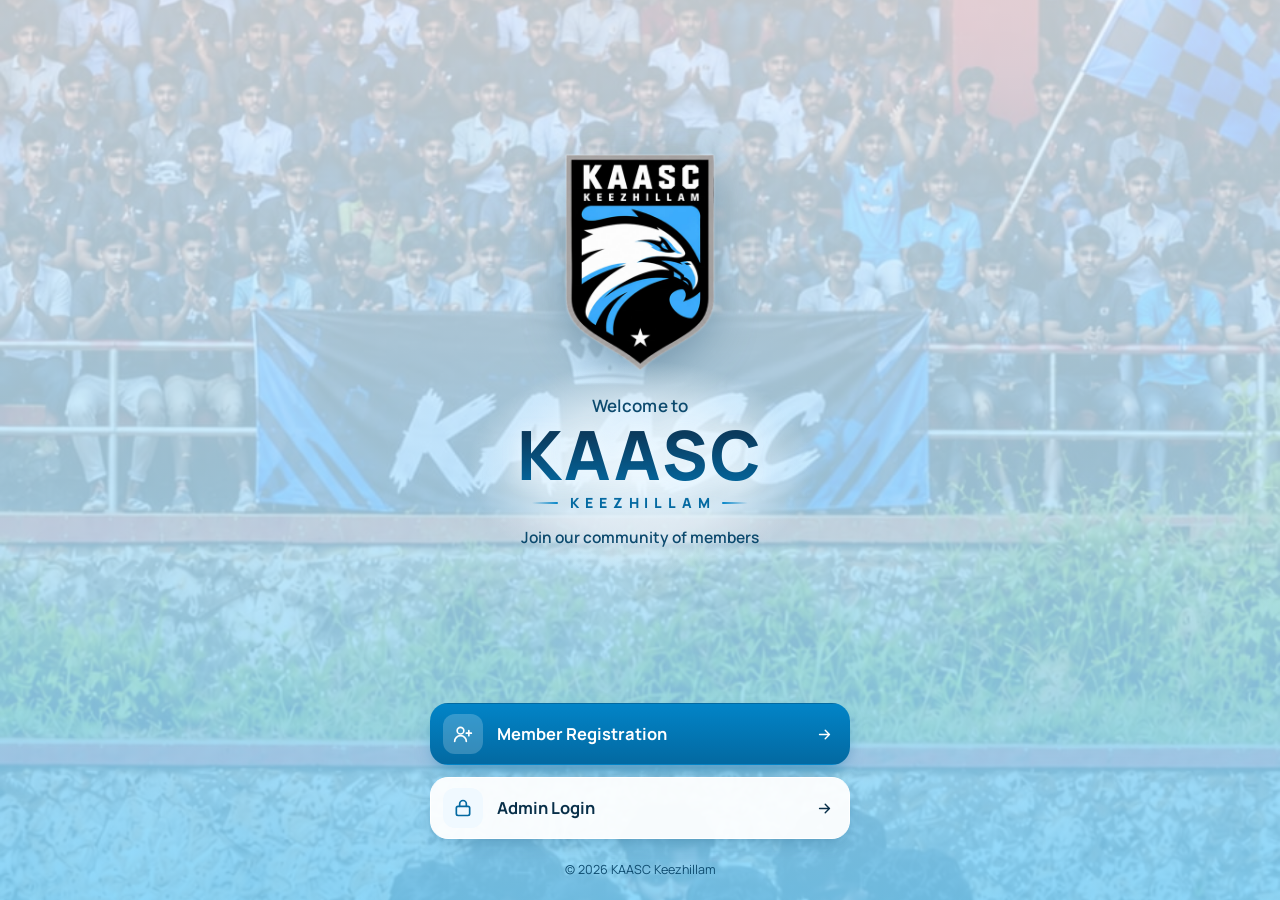
<file: index.html>
<!DOCTYPE html>
<html lang="en">
<head>
  <meta charset="UTF-8" />
  <meta name="viewport" content="width=device-width, initial-scale=1.0, viewport-fit=cover" />
  <meta name="theme-color" content="#e0f2fe" />
  <title>Welcome</title>
  <meta name="description" content="Official membership portal." />
  <link rel="icon" href="kassclogo-web.png" />
  <link rel="preload" as="image" href="bg.jpeg" />
  <link rel="preconnect" href="https://fonts.googleapis.com" />
  <link rel="preconnect" href="https://fonts.gstatic.com" crossorigin />
  <link href="https://fonts.googleapis.com/css2?family=Manrope:wght@400;500;600;700;800&display=swap" rel="stylesheet" />
  <link rel="stylesheet" href="style.css" />
</head>
<body>
  <main class="welcome photo-bg">
    <section class="welcome-hero">
      <img class="club-logo" src="kassclogo-web.png" alt="Club logo" width="150" height="217" />
      <div class="welcome-text">
        <h1 class="club-title">
          <span class="title-pre">Welcome to</span>
          <span class="title-main" id="titleMain">KAASC</span>
          <span class="title-sub"><span id="titleSub">Keezhillam</span></span>
        </h1>
        <p class="welcome-sub" data-club-tagline>Join our community of members</p>
      </div>
    </section>

    <nav class="welcome-actions" aria-label="Choose an option">
      <a class="btn btn-primary btn-xl" href="register.html">
        <span class="btn-icon">
          <svg viewBox="0 0 24 24" aria-hidden="true"><circle cx="9" cy="8" r="4"/><path d="M2 21a7 7 0 0 1 14 0M19 8v6M16 11h6"/></svg>
        </span>
        <span>Member Registration</span>
        <svg class="arrow" viewBox="0 0 24 24" aria-hidden="true"><path d="M5 12h14M13 6l6 6-6 6"/></svg>
      </a>
      <a class="btn btn-light btn-xl" href="admin.html">
        <span class="btn-icon">
          <svg viewBox="0 0 24 24" aria-hidden="true"><rect x="4" y="10" width="16" height="11" rx="2"/><path d="M8 10V7a4 4 0 0 1 8 0v3"/></svg>
        </span>
        <span>Admin Login</span>
        <svg class="arrow" viewBox="0 0 24 24" aria-hidden="true"><path d="M5 12h14M13 6l6 6-6 6"/></svg>
      </a>
    </nav>

    <p class="welcome-foot">© <span id="year"></span> <span data-club-name>KAASC Keezhillam</span></p>
  </main>

  <script src="config.js"></script>
  <script src="common.js"></script>
  <script>
    applyBranding();
    // "KAASC Keezhillam" -> big "KAASC" + spaced-out "KEEZHILLAM" underneath
    const [mainName, ...restName] = CONFIG.CLUB_NAME.trim().split(/\s+/);
    document.getElementById("titleMain").textContent = mainName;
    const subEl = document.getElementById("titleSub");
    if (restName.length) subEl.textContent = restName.join(" ");
    else subEl.parentElement.hidden = true;
    document.getElementById("year").textContent = new Date().getFullYear();
  </script>
</body>
</html>
</file>
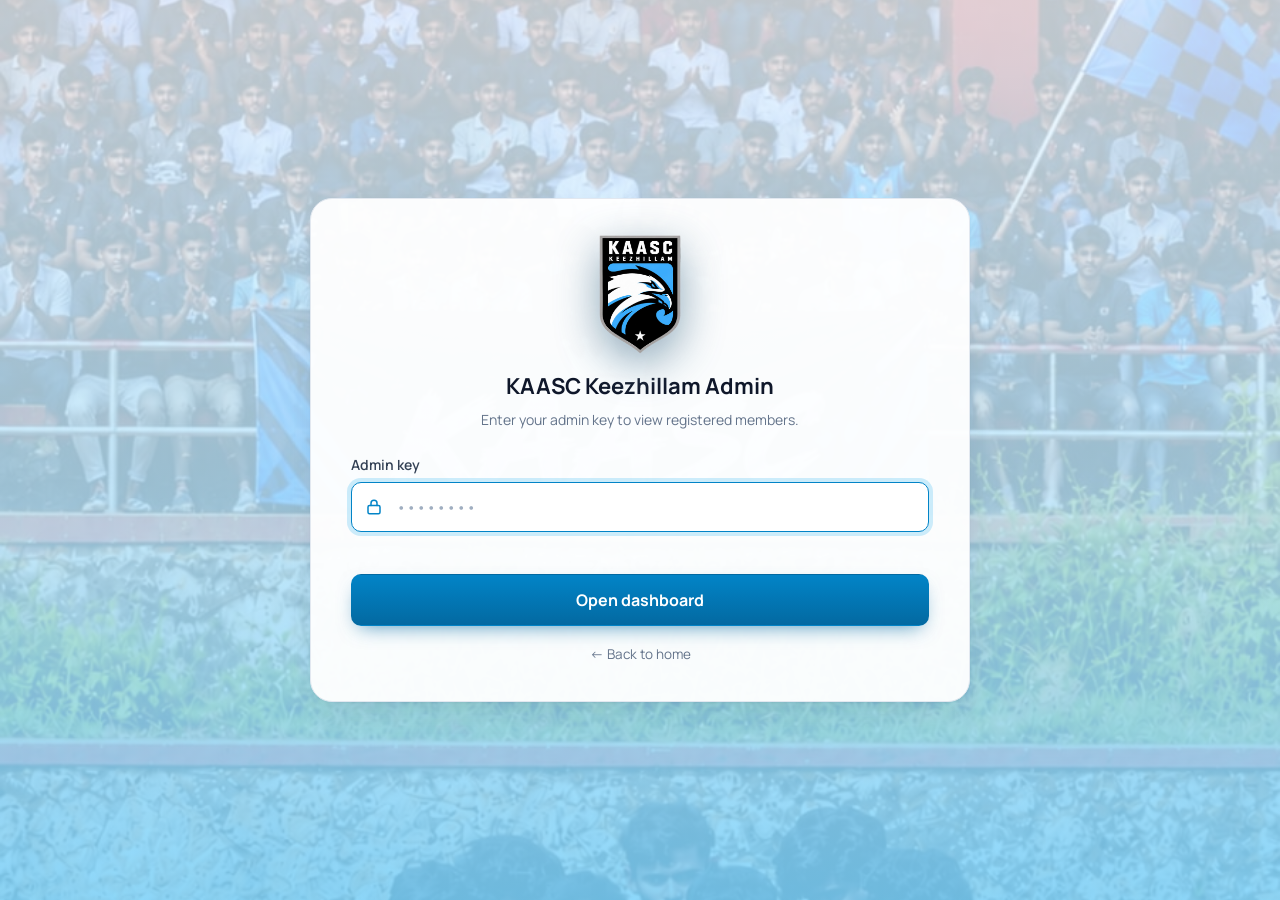
<file: admin.html>
<!DOCTYPE html>
<html lang="en">
<head>
  <meta charset="UTF-8" />
  <meta name="viewport" content="width=device-width, initial-scale=1.0, viewport-fit=cover" />
  <meta name="theme-color" content="#e0f2fe" />
  <link rel="icon" href="kassclogo-web.png" />
  <meta name="robots" content="noindex, nofollow" />
  <title>Admin Dashboard</title>
  <link rel="preconnect" href="https://fonts.googleapis.com" />
  <link rel="preconnect" href="https://fonts.gstatic.com" crossorigin />
  <link href="https://fonts.googleapis.com/css2?family=Manrope:wght@400;500;600;700;800&display=swap" rel="stylesheet" />
  <link rel="stylesheet" href="style.css" />
</head>
<body>
  <div class="demo-banner" hidden>
    Demo mode: showing members saved on this device.
  </div>

  <!-- ===== Login ===== -->
  <section class="admin-login photo-bg" id="loginView">
    <form class="form-card login-card" id="loginForm" novalidate>
      <img class="club-logo club-logo-sm" src="kassclogo-web.png" alt="Club logo" width="82" height="118" />
      <h1><span data-club-name>KAASC Keezhillam</span> Admin</h1>
      <p>Enter your admin key to view registered members.</p>

      <div class="field" id="keyField">
        <label for="adminKey">Admin key</label>
        <div class="input-wrap">
          <svg class="input-icon" viewBox="0 0 24 24" aria-hidden="true"><rect x="4" y="10" width="16" height="11" rx="2"/><path d="M8 10V7a4 4 0 0 1 8 0v3"/></svg>
          <input id="adminKey" type="password" autocomplete="current-password" placeholder="••••••••" required aria-describedby="key-msg" />
        </div>
        <p class="msg" id="key-msg"></p>
      </div>

      <button type="submit" class="btn btn-primary btn-block" id="loginBtn">
        <span class="btn-label">Open dashboard</span>
        <span class="spinner" aria-hidden="true"></span>
      </button>
      <a href="index.html" class="back">← Back to home</a>
    </form>
  </section>

  <!-- ===== Dashboard ===== -->
  <div id="dashView" hidden>
    <header class="topbar">
      <div class="topbar-inner">
        <a href="index.html" aria-label="Home"><img class="hero-logo topbar-logo" src="kassclogo-web.png" alt="Club logo" width="30" height="43" /></a>
        <div class="topbar-title"><span data-club-name>KAASC Keezhillam</span><small>Admin dashboard</small></div>
        <div class="topbar-actions">
          <a class="btn btn-ghost" id="sheetBtn" target="_blank" rel="noopener" hidden>
            <svg viewBox="0 0 24 24"><rect x="4" y="3" width="16" height="18" rx="2"/><path d="M4 9h16M4 15h16M10 3v18"/></svg><span>Google Sheet</span>
          </a>
          <button class="btn btn-ghost" id="logoutBtn">
            <svg viewBox="0 0 24 24"><path d="M15 17l5-5-5-5M20 12H9M12 21H5a2 2 0 0 1-2-2V5a2 2 0 0 1 2-2h7"/></svg><span>Log out</span>
          </button>
        </div>
      </div>
    </header>

    <main class="dash">
      <div class="dash-head">
        <div>
          <h1>Registered members</h1>
          <p id="lastSync">Loading…</p>
        </div>
        <div style="display:flex; gap:8px">
          <button class="btn btn-ghost" id="refreshBtn">
            <svg viewBox="0 0 24 24"><path d="M21 12a9 9 0 1 1-3-6.7L21 8M21 3v5h-5"/></svg>Refresh
          </button>
          <button class="btn btn-primary" id="exportBtn">
            <svg viewBox="0 0 24 24"><path d="M12 3v12M7 10l5 5 5-5M5 21h14"/></svg>Export CSV
          </button>
        </div>
      </div>

      <section class="stats" aria-label="Summary">
        <div class="stat">
          <div class="stat-icon"><svg viewBox="0 0 24 24"><circle cx="9" cy="8" r="4"/><path d="M2 21a7 7 0 0 1 14 0M17 4a4 4 0 0 1 0 8M22 21a7 7 0 0 0-4-6.3"/></svg></div>
          <div><div class="stat-label">Total members</div><div class="stat-value" id="statTotal">0</div></div>
        </div>
        <div class="stat">
          <div class="stat-icon"><svg viewBox="0 0 24 24"><rect x="3" y="5" width="18" height="16" rx="2"/><path d="M3 10h18M8 3v4M16 3v4"/></svg></div>
          <div><div class="stat-label">This month</div><div class="stat-value" id="statMonth">0</div></div>
        </div>
        <div class="stat">
          <div class="stat-icon"><svg viewBox="0 0 24 24"><path d="M12 8v4l3 2"/><circle cx="12" cy="12" r="9"/></svg></div>
          <div><div class="stat-label">Today</div><div class="stat-value" id="statToday">0</div></div>
        </div>
        <div class="stat">
          <div class="stat-icon"><svg viewBox="0 0 24 24"><path d="M20 12a8 8 0 1 1-8-8v8h8Z"/><path d="M15 3.5A8 8 0 0 1 20.5 9H15V3.5Z"/></svg></div>
          <div><div class="stat-label">Average age</div><div class="stat-value" id="statAge">—</div></div>
        </div>
      </section>

      <section class="panel view-grid" id="membersPanel">
        <div class="toolbar">
          <label class="search">
            <svg viewBox="0 0 24 24" aria-hidden="true"><circle cx="11" cy="11" r="7"/><path d="m20 20-3.5-3.5"/></svg>
            <input type="search" id="searchInput" placeholder="Search name, phone, member ID or last 4 Aadhaar digits" aria-label="Search members" />
          </label>
          <select id="ageFilter" aria-label="Filter by age group">
            <option value="">All ages</option>
            <option value="0-17">Under 18</option>
            <option value="18-30">18 – 30</option>
            <option value="31-50">31 – 50</option>
            <option value="51-200">Above 50</option>
          </select>
          <!-- Phones only: switch between small tiles and a compact list -->
          <div class="view-toggle" role="group" aria-label="How to show members">
            <button type="button" class="view-btn" data-view="grid" aria-pressed="true" title="Grid view">
              <svg viewBox="0 0 24 24" aria-hidden="true"><rect x="4" y="4" width="7" height="7" rx="1.5"/><rect x="13" y="4" width="7" height="7" rx="1.5"/><rect x="4" y="13" width="7" height="7" rx="1.5"/><rect x="13" y="13" width="7" height="7" rx="1.5"/></svg>
              <span>Grid</span>
            </button>
            <button type="button" class="view-btn" data-view="list" aria-pressed="false" title="List view">
              <svg viewBox="0 0 24 24" aria-hidden="true"><path d="M9 6h11M9 12h11M9 18h11"/><circle cx="4.5" cy="6" r="1.2"/><circle cx="4.5" cy="12" r="1.2"/><circle cx="4.5" cy="18" r="1.2"/></svg>
              <span>List</span>
            </button>
          </div>
          <span class="result-count" id="resultCount"></span>
        </div>

        <div class="table-wrap">
          <table>
            <thead>
              <tr>
                <th><button data-sort="name">Member</button></th>
                <th><button data-sort="aadhaarLast4">Aadhaar</button></th>
                <th><button data-sort="phone">Phone</button></th>
                <th><button data-sort="dob">Date of birth</button></th>
                <th><button data-sort="age">Age</button></th>
                <th><button data-sort="timestamp" class="desc">Registered</button></th>
                <th class="th-actions"><span class="sr-only">Actions</span></th>
              </tr>
            </thead>
            <tbody id="tbody"></tbody>
          </table>
        </div>
        <div class="empty" id="emptyState" hidden>
          <svg viewBox="0 0 24 24" aria-hidden="true"><circle cx="9" cy="8" r="4"/><path d="M2 21a7 7 0 0 1 14 0M19 8v6M16 11h6"/></svg>
          <h3 id="emptyTitle">No members yet</h3>
          <p id="emptyText">Registrations will appear here as soon as people sign up.</p>
        </div>
      </section>
    </main>
  </div>

  <!-- ===== Delete confirmation ===== -->
  <dialog class="sheet" id="deleteDialog" aria-labelledby="deleteTitle">
    <form method="dialog" class="sheet-body">
      <div class="sheet-icon danger" aria-hidden="true">
        <svg viewBox="0 0 24 24"><path d="M4 7h16M10 11v6M14 11v6M6 7l1 13a1 1 0 0 0 1 1h8a1 1 0 0 0 1-1l1-13M9 7V4h6v3"/></svg>
      </div>
      <h2 id="deleteTitle">Delete this member?</h2>
      <div class="sheet-member">
        <span class="avatar" id="delAvatar"></span>
        <div><strong id="delName"></strong><small id="delId"></small></div>
      </div>
      <p class="sheet-warn">This permanently removes their row from the Google Sheet. It can't be undone.</p>
      <p class="sheet-error" id="delError" role="alert"></p>
      <div class="sheet-actions">
        <button type="submit" value="cancel" class="btn btn-ghost" id="delCancel">Cancel</button>
        <button type="button" class="btn btn-danger" id="delConfirm">
          <span class="btn-label">Delete member</span>
          <span class="spinner" aria-hidden="true"></span>
        </button>
      </div>
    </form>
  </dialog>

  <script src="config.js"></script>
  <script src="common.js"></script>
  <script src="admin.js"></script>
</body>
</html>
</file>
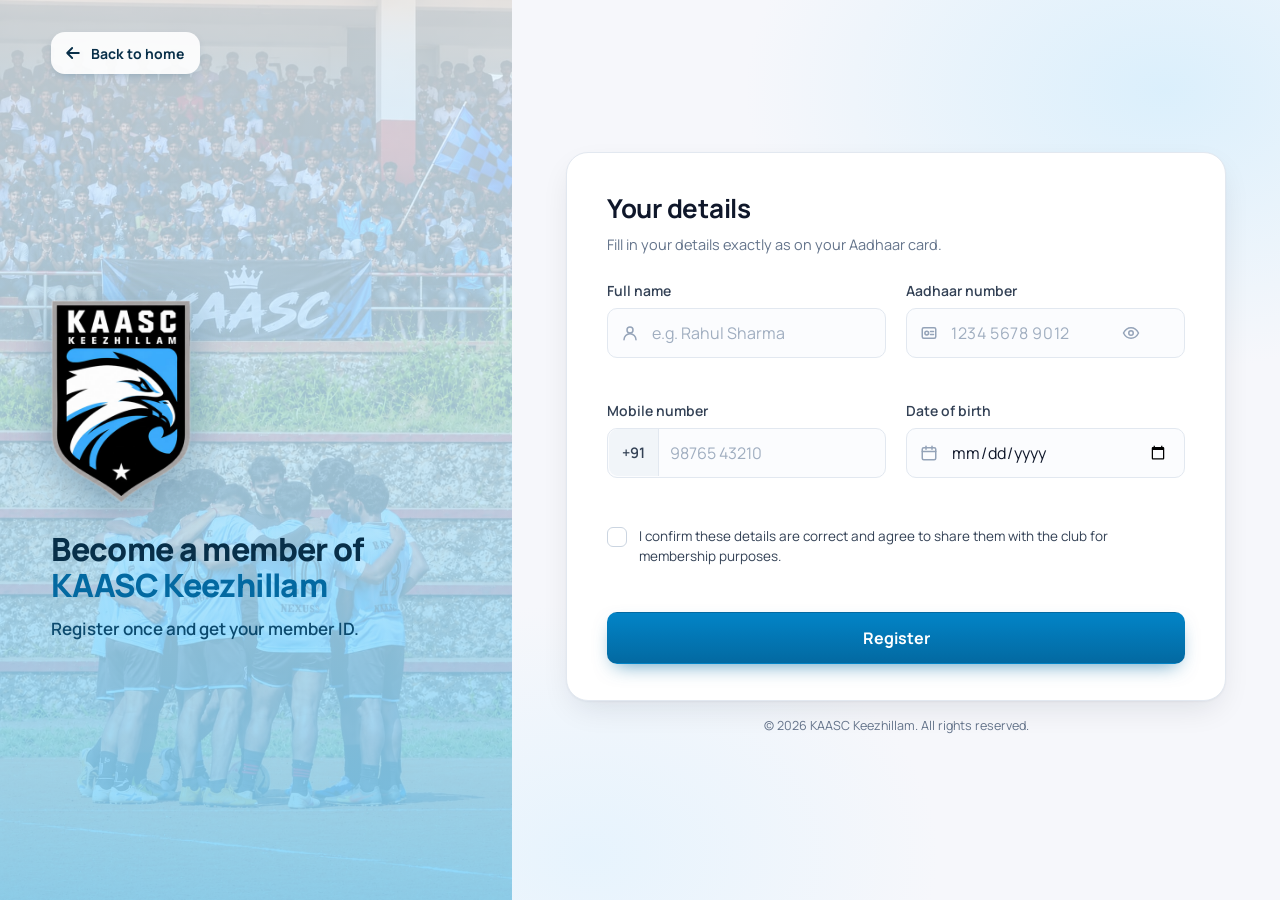
<file: register.html>
<!DOCTYPE html>
<html lang="en">
<head>
  <meta charset="UTF-8" />
  <meta name="viewport" content="width=device-width, initial-scale=1.0, viewport-fit=cover" />
  <meta name="theme-color" content="#e0f2fe" />
  <link rel="icon" href="kassclogo-web.png" />
  <title>Member Registration</title>
  <meta name="description" content="Register as a member of the club." />
  <link rel="preconnect" href="https://fonts.googleapis.com" />
  <link rel="preconnect" href="https://fonts.gstatic.com" crossorigin />
  <link href="https://fonts.googleapis.com/css2?family=Manrope:wght@400;500;600;700;800&display=swap" rel="stylesheet" />
  <link rel="stylesheet" href="style.css" />
</head>
<body class="page-register">
  <div class="demo-banner" hidden>
    Demo mode: data is saved only on this device.
  </div>

  <header class="page-hero photo-bg">
    <div class="hero-bar">
      <a href="index.html" class="back-btn" aria-label="Back to home">
        <svg viewBox="0 0 24 24" aria-hidden="true"><path d="M19 12H5M11 6l-6 6 6 6"/></svg>
        <span class="back-label">Back to home</span>
      </a>
      <img class="hero-logo" src="kassclogo-web.png" alt="Club logo" width="40" height="58" />
      <div class="hero-title">
        <strong data-club-name>KAASC Keezhillam</strong>
        <small>Member registration</small>
      </div>
    </div>

    <!-- Desktop only: club panel beside the form -->
    <div class="hero-desktop">
      <img class="club-logo" src="kassclogo-web.png" alt="" width="120" height="173" />
      <h1>Become a member of <span data-club-name>KAASC Keezhillam</span></h1>
      <p class="hero-lead">Register once and get your member ID.</p>
    </div>
  </header>

  <main class="register-main">
    <section class="form-panel">
      <div class="form-card" id="formCard">
        <header class="form-header">
          <h2>Your details</h2>
          <p>Fill in your details exactly as on your Aadhaar card.</p>
        </header>

        <form id="registerForm" novalidate autocomplete="on">
          <!-- Honeypot: hidden from people, catches spam bots -->
          <input type="text" name="website" id="website" class="hp" tabindex="-1" autocomplete="off" aria-hidden="true" />

          <div class="form-grid">
          <div class="field" data-field="name">
            <label for="name">Full name</label>
            <div class="input-wrap">
              <svg class="input-icon" viewBox="0 0 24 24" aria-hidden="true"><circle cx="12" cy="8" r="4"/><path d="M4 21a8 8 0 0 1 16 0"/></svg>
              <input id="name" name="name" type="text" placeholder="e.g. Rahul Sharma" autocomplete="name" maxlength="80" required aria-describedby="name-msg" />
              <span class="status-icon" aria-hidden="true"></span>
            </div>
            <p class="msg" id="name-msg"></p>
          </div>

          <div class="field" data-field="aadhaar">
            <label for="aadhaar">Aadhaar number</label>
            <div class="input-wrap">
              <svg class="input-icon" viewBox="0 0 24 24" aria-hidden="true"><rect x="3" y="5" width="18" height="14" rx="2"/><circle cx="9" cy="12" r="2.5"/><path d="M14 10h4M14 14h4"/></svg>
              <input id="aadhaar" name="aadhaar" type="text" inputmode="numeric" placeholder="1234 5678 9012" maxlength="14" required aria-describedby="aadhaar-msg" />
              <button type="button" class="eye-btn" id="toggleAadhaar" aria-label="Hide Aadhaar number" title="Hide / show">
                <svg viewBox="0 0 24 24" aria-hidden="true"><path d="M2 12s3.5-7 10-7 10 7 10 7-3.5 7-10 7S2 12 2 12Z"/><circle cx="12" cy="12" r="3"/></svg>
              </button>
              <span class="status-icon" aria-hidden="true"></span>
            </div>
            <p class="msg" id="aadhaar-msg"></p>
          </div>

          <div class="field" data-field="phone">
            <label for="phone">Mobile number</label>
            <div class="input-wrap has-prefix">
              <span class="prefix">+91</span>
              <input id="phone" name="phone" type="tel" inputmode="numeric" placeholder="98765 43210" autocomplete="tel-national" maxlength="11" required aria-describedby="phone-msg" />
              <span class="status-icon" aria-hidden="true"></span>
            </div>
            <p class="msg" id="phone-msg"></p>
          </div>

          <div class="field" data-field="dob">
            <label for="dob">Date of birth</label>
            <div class="input-wrap">
              <svg class="input-icon" viewBox="0 0 24 24" aria-hidden="true"><rect x="3" y="5" width="18" height="16" rx="2"/><path d="M3 10h18M8 3v4M16 3v4"/></svg>
              <input id="dob" name="dob" type="date" autocomplete="bday" required aria-describedby="dob-msg" />
              <span class="status-icon" aria-hidden="true"></span>
            </div>
            <p class="msg" id="dob-msg"></p>
          </div>
          </div>

          <label class="consent">
            <input type="checkbox" id="consent" required />
            <span class="checkmark" aria-hidden="true"></span>
            <span>I confirm these details are correct and agree to share them with the club for membership purposes.</span>
          </label>
          <p class="msg consent-msg" id="consent-msg"></p>

          <button type="submit" class="btn btn-primary btn-block" id="submitBtn">
            <span class="btn-label">Register</span>
            <span class="spinner" aria-hidden="true"></span>
          </button>
        </form>
      </div>

      <!-- Success state -->
      <div class="form-card success-card" id="successCard" hidden>
        <div class="success-icon">
          <svg viewBox="0 0 52 52" aria-hidden="true"><circle cx="26" cy="26" r="24"/><path d="M15 27l7 7 15-16"/></svg>
        </div>
        <h2>Welcome aboard, <span id="successName"></span>!</h2>
        <p>Your registration was successful. Please save your member ID.</p>
        <div class="member-id">
          <span class="member-id-label">Member ID</span>
          <strong id="memberId">—</strong>
          <button type="button" class="copy-btn" id="copyId">Copy</button>
        </div>
        <button type="button" class="btn btn-ghost btn-block" id="registerAnother">Register another member</button>
        <a href="index.html" class="text-link">Back to home</a>
      </div>

      <p class="footer-note">© <span id="year"></span> <span data-club-name>KAASC Keezhillam</span>. All rights reserved.</p>
    </section>
  </main>

  <script src="config.js"></script>
  <script src="common.js"></script>
  <script src="register.js"></script>
</body>
</html>
</file>
<file: style.css>
/* ============================================================
   Design tokens
   ============================================================ */
:root {
  /* Colours taken from the club crest: sky blue + black */
  --brand: #0284c7;
  --brand-600: #0369a1;
  --brand-50: #f0f9ff;
  --brand-100: #bae6fd;
  --navy: #082f49;
  --navy-2: #0c4a6e;
  --ink: #0f172a;
  --ink-2: #334155;
  --muted: #64748b;
  --line: #e2e8f0;
  --bg: #f6f7fb;
  --surface: #ffffff;
  --success: #059669;
  --success-50: #ecfdf5;
  --danger: #dc2626;
  --danger-50: #fef2f2;
  --warn-bg: #fffbeb;
  --warn-ink: #92400e;
  --radius: 14px;
  --radius-sm: 10px;
  --shadow: 0 1px 2px rgba(15, 23, 42, .04), 0 12px 32px -8px rgba(15, 23, 42, .12);
  --font: "Manrope", system-ui, -apple-system, "Segoe UI", Roboto, sans-serif;
}

* { box-sizing: border-box; }
html, body { margin: 0; }
body {
  font-family: var(--font);
  color: var(--ink);
  background: var(--bg);
  line-height: 1.5;
  -webkit-font-smoothing: antialiased;
}
button, input, select { font: inherit; color: inherit; }
[hidden] { display: none !important; }
code { background: rgba(0,0,0,.06); padding: 1px 6px; border-radius: 4px; font-size: .9em; }

.demo-banner {
  background: var(--warn-bg);
  color: var(--warn-ink);
  border-bottom: 1px solid #fde68a;
  text-align: center;
  font-size: 13.5px;
  padding: 8px 16px;
}

/* ============================================================
   Photo background with light-blue overlay (welcome, headers, admin login)
   ============================================================ */
.photo-bg {
  background:
    linear-gradient(180deg, rgba(240, 249, 255, .80) 0%, rgba(186, 230, 253, .82) 55%, rgba(125, 211, 252, .88) 100%),
    url("bg.jpeg") center 25% / cover no-repeat #bae6fd;
}

/* kassclogo-web.png: the crest cropped to the shield, transparent background, 320px wide */
.club-logo, .hero-logo {
  display: block;
  height: auto;
  aspect-ratio: 320 / 462;
}
.club-logo {
  width: 150px;
  filter: drop-shadow(0 14px 22px rgba(2, 62, 99, .45)) drop-shadow(0 0 1px rgba(255, 255, 255, .9));
}
.club-logo-sm { width: 82px; }

/* ============================================================
   Welcome page (mobile-first: content centred, buttons in thumb reach)
   ============================================================ */
.welcome {
  min-height: 100vh;
  min-height: 100dvh;
  display: flex; flex-direction: column; align-items: center;
  padding: max(32px, env(safe-area-inset-top)) 20px max(20px, env(safe-area-inset-bottom));
  text-align: center;
}
.welcome-hero {
  flex: 1;
  width: 100%; max-width: 420px;
  display: flex; flex-direction: column; align-items: center; justify-content: center;
}
/* Heading block: a soft light glow behind it keeps text readable over the photo */
.welcome-text {
  position: relative; isolation: isolate;
  display: flex; flex-direction: column; align-items: center;
  margin-top: 26px; padding: 0 8px;
}
.welcome-text::before {
  content: ""; position: absolute; inset: -36px -40px -28px; z-index: -1;
  background: radial-gradient(closest-side, rgba(240, 249, 255, .92), rgba(240, 249, 255, .6) 60%, rgba(240, 249, 255, 0));
  pointer-events: none;
}

.club-title { margin: 0; display: flex; flex-direction: column; align-items: center; line-height: 1; }
.title-pre {
  color: var(--navy-2);
  font-size: 17px; font-weight: 600; letter-spacing: .01em;
  margin-bottom: 6px;
}
.title-main {
  font-size: clamp(52px, 16vw, 68px); font-weight: 800; letter-spacing: .03em;
  background: linear-gradient(180deg, #0b3a5c 20%, var(--brand-600) 100%);
  -webkit-background-clip: text; background-clip: text;
  color: transparent;
  filter: drop-shadow(0 2px 10px rgba(240, 249, 255, .9));
  padding: 0 .03em; /* balances the trailing letter-spacing */
}
.title-sub {
  display: flex; align-items: center; gap: 12px;
  margin-top: 8px;
  color: var(--brand-600);
  font-size: 14px; font-weight: 800; text-transform: uppercase; letter-spacing: .42em;
}
.title-sub > span { margin-right: -.42em; } /* keep spaced text optically centred */
.title-sub::before, .title-sub::after {
  content: ""; width: 26px; height: 2px; border-radius: 2px;
  background: linear-gradient(90deg, transparent, var(--brand));
}
.title-sub::after { transform: scaleX(-1); }

.welcome-sub {
  margin: 16px 0 0; max-width: 300px;
  color: var(--navy-2); font-size: 15.5px; font-weight: 600;
}

.welcome-actions { width: 100%; max-width: 420px; display: grid; gap: 12px; margin-top: 32px; }
.btn.btn-xl {
  height: 62px; padding: 0 16px 0 12px; gap: 14px;
  justify-content: flex-start;
  border-radius: 18px; font-size: 16.5px;
}
.btn-xl .btn-icon {
  width: 40px; height: 40px; border-radius: 12px; flex: none;
  display: grid; place-items: center;
  background: rgba(255, 255, 255, .2);
}
.btn-xl .btn-icon svg { width: 20px; height: 20px; }
.btn-xl .arrow { margin-left: auto; transition: transform .2s; }
.btn-xl:hover .arrow { transform: translateX(3px); }
.btn.btn-light {
  background: rgba(255, 255, 255, .94); color: var(--navy);
  border-color: #fff;
  box-shadow: 0 8px 20px -10px rgba(2, 62, 99, .45);
}
.btn-light:hover { background: #fff; }
.btn-light .btn-icon { background: var(--brand-50); color: var(--brand-600); }
.welcome-foot { margin: 22px 0 0; font-size: 12.5px; color: var(--navy-2); }

/* Staggered entrance */
.welcome-hero > *, .welcome-actions > * { animation: rise .5s ease both; }
.welcome-hero > :nth-child(2) { animation-delay: .1s; }
.welcome-actions > :nth-child(1) { animation-delay: .28s; }
.welcome-actions > :nth-child(2) { animation-delay: .34s; }

/* ============================================================
   Registration page
   ============================================================ */
.page-hero { padding: max(16px, env(safe-area-inset-top)) 16px 60px; }
.hero-bar { max-width: 520px; margin: 0 auto; display: flex; align-items: center; gap: 12px; }
.back-btn {
  width: 44px; height: 44px; flex: none;
  display: grid; place-items: center;
  border-radius: 14px; background: rgba(255, 255, 255, .9); color: var(--navy);
  box-shadow: 0 4px 12px -6px rgba(2, 62, 99, .4);
  text-decoration: none;
}
.back-btn:hover { background: #fff; }
.back-btn:focus-visible { outline: none; box-shadow: 0 0 0 4px var(--brand-100); }
.back-btn svg { width: 20px; height: 20px; fill: none; stroke: currentColor; stroke-width: 2.2; stroke-linecap: round; stroke-linejoin: round; }
.hero-logo {
  width: 40px; flex: none;
  filter: drop-shadow(0 3px 6px rgba(2, 62, 99, .35));
}
.hero-title strong { display: block; color: var(--navy); font-size: 18px; font-weight: 800; line-height: 1.2; }
.hero-title small { color: var(--navy-2); font-size: 13px; font-weight: 600; }

.register-main { margin-top: -40px; padding: 0 16px max(24px, env(safe-area-inset-bottom)); }
.form-panel { display: flex; flex-direction: column; align-items: center; }
.form-card {
  width: 100%; max-width: 520px;
  background: var(--surface);
  border: 1px solid var(--line);
  border-radius: 22px;
  box-shadow: var(--shadow);
  padding: 32px;
  animation: rise .45s ease both;
}
@keyframes rise { from { opacity: 0; transform: translateY(12px); } to { opacity: 1; transform: none; } }

.form-header h2 { margin: 0 0 6px; font-size: 22px; letter-spacing: -.01em; }
.form-header p { margin: 0 0 24px; color: var(--muted); font-size: 14.5px; }

.text-link { display: inline-block; margin-top: 14px; color: var(--brand-600); font-weight: 700; font-size: 14.5px; text-decoration: none; padding: 6px; }
.text-link:hover { text-decoration: underline; }

.footer-note { color: var(--muted); font-size: 12.5px; margin-top: 20px; text-align: center; }

/* Desktop-only parts of the registration page (see "Registration page — desktop" below) */
.hero-desktop, .back-label { display: none; }

/* ============================================================
   Form fields
   ============================================================ */
.field { margin-bottom: 18px; }
.field label { display: block; font-weight: 600; font-size: 14px; margin-bottom: 7px; color: var(--ink-2); }

.input-wrap { position: relative; display: flex; align-items: center; }
.input-wrap input {
  width: 100%;
  height: 50px;
  padding: 0 44px 0 44px;
  border: 1.5px solid var(--line);
  border-radius: var(--radius-sm);
  background: #fbfcfe;
  font-size: 16px; /* 16px stops iOS from zooming on focus */
  transition: border-color .15s, box-shadow .15s, background .15s;
  outline: none;
}
.input-wrap input::placeholder { color: #a0aec0; }
.input-wrap input:hover { border-color: #cbd5e1; }
.input-wrap input:focus {
  border-color: var(--brand);
  background: #fff;
  box-shadow: 0 0 0 4px rgba(14, 165, 233, .2);
}
.input-wrap input[type="date"] { padding-right: 16px; }
.input-wrap input.masked { -webkit-text-security: disc; letter-spacing: .1em; }

.input-icon {
  position: absolute; left: 14px; width: 18px; height: 18px;
  fill: none; stroke: #94a3b8; stroke-width: 2; stroke-linecap: round; stroke-linejoin: round;
  pointer-events: none; transition: stroke .15s;
}
.input-wrap:focus-within .input-icon { stroke: var(--brand); }

.has-prefix input { padding-left: 62px; }
.prefix {
  position: absolute; left: 1.5px; top: 1.5px; bottom: 1.5px;
  width: 50px; display: grid; place-items: center;
  font-weight: 600; font-size: 14.5px; color: var(--ink-2);
  border-right: 1.5px solid var(--line);
  border-radius: 9px 0 0 9px;
  background: #f1f5f9;
}

.eye-btn {
  position: absolute; right: 38px;
  width: 32px; height: 32px; border: 0; background: none; cursor: pointer;
  display: grid; place-items: center; border-radius: 8px;
}
.eye-btn:hover { background: var(--brand-50); }
.eye-btn svg { width: 18px; height: 18px; fill: none; stroke: #94a3b8; stroke-width: 2; }
.eye-btn.off svg { stroke: var(--brand); }
.eye-btn.off::after {
  content: ""; position: absolute; width: 20px; height: 2px; background: var(--brand);
  transform: rotate(-45deg); border-radius: 2px;
}
#aadhaar { padding-right: 76px; letter-spacing: .04em; }

.status-icon {
  position: absolute; right: 14px; width: 18px; height: 18px; border-radius: 50%;
  opacity: 0; transform: scale(.6); transition: .2s;
}
.is-valid .status-icon {
  opacity: 1; transform: none; background: var(--success);
  -webkit-mask: url("data:image/svg+xml,%3Csvg xmlns='http://www.w3.org/2000/svg' viewBox='0 0 24 24'%3E%3Cpath d='M12 2a10 10 0 1 0 0 20 10 10 0 0 0 0-20Zm-1.4 14.2-4.3-4.3 1.4-1.4 2.9 2.9 6-6 1.4 1.4-7.4 7.4Z'/%3E%3C/svg%3E") center/contain no-repeat;
          mask: url("data:image/svg+xml,%3Csvg xmlns='http://www.w3.org/2000/svg' viewBox='0 0 24 24'%3E%3Cpath d='M12 2a10 10 0 1 0 0 20 10 10 0 0 0 0-20Zm-1.4 14.2-4.3-4.3 1.4-1.4 2.9 2.9 6-6 1.4 1.4-7.4 7.4Z'/%3E%3C/svg%3E") center/contain no-repeat;
}
.field[data-field="dob"] .status-icon { right: 44px; }

.is-invalid .input-wrap input { border-color: var(--danger); background: var(--danger-50); }
.is-invalid .input-wrap input:focus { box-shadow: 0 0 0 4px #fee2e2; }
.is-invalid .input-icon { stroke: var(--danger); }

.msg { min-height: 18px; margin: 6px 2px 0; font-size: 13px; color: var(--muted); }
.is-invalid .msg, .consent-msg { color: var(--danger); }
.is-valid .msg { color: var(--success); }

/* Aadhaar "Checking if already registered…" state */
.is-checking .msg { color: var(--brand-600); display: flex; align-items: center; gap: 8px; }
.is-checking .msg::before {
  content: ""; width: 12px; height: 12px; flex: none; border-radius: 50%;
  border: 2px solid var(--brand-100); border-top-color: var(--brand);
  animation: spin .7s linear infinite;
}

.hp { position: absolute; left: -9999px; width: 1px; height: 1px; opacity: 0; }

/* Consent checkbox */
.consent {
  display: flex; gap: 12px; align-items: flex-start; cursor: pointer;
  font-size: 13.5px; color: var(--ink-2); margin-top: 6px;
  position: relative;
}
.consent input { position: absolute; opacity: 0; width: 20px; height: 20px; margin: 0; cursor: pointer; }
.checkmark {
  flex: none; width: 20px; height: 20px; margin-top: 1px;
  border: 1.5px solid #cbd5e1; border-radius: 6px; background: #fff;
  display: grid; place-items: center; transition: .15s;
}
.consent input:checked + .checkmark { background: var(--brand); border-color: var(--brand); }
.consent input:checked + .checkmark::after {
  content: ""; width: 5px; height: 10px; border: solid #fff; border-width: 0 2px 2px 0;
  transform: rotate(45deg) translate(-1px, -1px);
}
.consent input:focus-visible + .checkmark { box-shadow: 0 0 0 4px var(--brand-100); }

/* ============================================================
   Buttons
   ============================================================ */
.btn {
  display: inline-flex; align-items: center; justify-content: center; gap: 8px;
  height: 44px; padding: 0 18px;
  border-radius: var(--radius-sm); border: 1.5px solid transparent;
  font-weight: 700; font-size: 14.5px; cursor: pointer;
  transition: background .15s, transform .08s, box-shadow .15s, border-color .15s;
  text-decoration: none; white-space: nowrap;
}
.btn:active { transform: translateY(1px); }
.btn:focus-visible { outline: none; box-shadow: 0 0 0 4px var(--brand-100); }
.btn svg { width: 17px; height: 17px; fill: none; stroke: currentColor; stroke-width: 2; stroke-linecap: round; stroke-linejoin: round; }
.btn-block { width: 100%; height: 52px; font-size: 16px; }
.btn-primary {
  background: linear-gradient(180deg, var(--brand), var(--brand-600));
  color: #fff;
  box-shadow: 0 8px 20px -8px rgba(3, 105, 161, .7);
}
.btn-primary:hover { background: var(--brand-600); }
.btn-primary:disabled { opacity: .75; cursor: progress; }
#submitBtn { margin-top: 22px; }
.btn-ghost { background: #fff; border-color: var(--line); color: var(--ink-2); }
.btn-ghost:hover { border-color: #cbd5e1; background: #f8fafc; }

.spinner {
  display: none; width: 18px; height: 18px; border-radius: 50%;
  border: 2.5px solid rgba(255,255,255,.4); border-top-color: #fff;
  animation: spin .7s linear infinite;
}
.loading .spinner { display: inline-block; }
@keyframes spin { to { transform: rotate(360deg); } }

.shake { animation: shake .4s ease; }
@keyframes shake {
  20%, 60% { transform: translateX(-6px); }
  40%, 80% { transform: translateX(6px); }
}

/* ============================================================
   Success card
   ============================================================ */
.success-card { text-align: center; }
.success-card h2 { margin: 18px 0 6px; font-size: 24px; }
.success-card > p { color: var(--muted); margin: 0 0 24px; }
.success-icon svg { width: 76px; height: 76px; }
.success-icon circle { fill: var(--success-50); stroke: var(--success); stroke-width: 2; stroke-dasharray: 160; stroke-dashoffset: 160; animation: draw .6s ease forwards; }
.success-icon path { fill: none; stroke: var(--success); stroke-width: 3.5; stroke-linecap: round; stroke-linejoin: round; stroke-dasharray: 40; stroke-dashoffset: 40; animation: draw .4s .45s ease forwards; }
@keyframes draw { to { stroke-dashoffset: 0; } }

.member-id {
  display: flex; align-items: center; gap: 12px; flex-wrap: wrap; justify-content: center;
  background: var(--brand-50); border: 1.5px dashed var(--brand-100); border-radius: var(--radius);
  padding: 16px; margin-bottom: 16px;
}
.member-id-label { font-size: 12px; text-transform: uppercase; letter-spacing: .08em; color: var(--brand); font-weight: 700; width: 100%; }
.member-id strong { font-size: 22px; letter-spacing: .04em; }
.copy-btn {
  border: 0; background: var(--brand); color: #fff; font-weight: 700; font-size: 13px;
  padding: 6px 12px; border-radius: 8px; cursor: pointer;
}

/* ============================================================
   Toasts
   ============================================================ */
.toast-wrap { position: fixed; bottom: 24px; left: 50%; transform: translateX(-50%); display: grid; gap: 8px; z-index: 100; width: min(92vw, 420px); }
.toast {
  background: var(--ink); color: #fff; padding: 12px 16px; border-radius: 12px;
  font-size: 14px; font-weight: 500; box-shadow: var(--shadow);
  opacity: 0; transform: translateY(10px); transition: .25s;
}
.toast.show { opacity: 1; transform: none; }
.toast-error { background: var(--danger); }
.toast-success { background: var(--success); }

/* ============================================================
   Admin — login
   ============================================================ */
.admin-login {
  min-height: 100vh; min-height: 100dvh; display: grid; place-items: center;
  padding: max(24px, env(safe-area-inset-top)) 16px max(24px, env(safe-area-inset-bottom));
}
.login-card { max-width: 400px; text-align: center; }
.login-card .club-logo { margin: 0 auto 16px; }
.login-card { background: rgba(255,255,255,.95); }
.login-card h1 { margin: 0 0 6px; font-size: 22px; }
.login-card > p { margin: 0 0 24px; color: var(--muted); font-size: 14px; }
.login-card .field { text-align: left; }
.login-card .back { display: inline-block; margin-top: 18px; color: var(--muted); font-size: 13.5px; text-decoration: none; }
.login-card .back:hover { color: var(--brand); }

/* ============================================================
   Admin — dashboard
   ============================================================ */
.topbar {
  position: sticky; top: 0; z-index: 10;
  background: rgba(255,255,255,.85); backdrop-filter: blur(10px);
  border-bottom: 1px solid var(--line);
}
.topbar-inner {
  max-width: 1240px; margin: 0 auto; padding: 12px 24px;
  display: flex; align-items: center; gap: 12px;
}
.topbar-logo { width: 30px; }
.topbar-title { font-weight: 800; }
.topbar-title small { display: block; font-weight: 500; color: var(--muted); font-size: 12px; }
.topbar-actions { margin-left: auto; display: flex; gap: 8px; }

.dash { max-width: 1240px; margin: 0 auto; padding: 28px 24px 48px; }
.dash-head { display: flex; align-items: flex-end; justify-content: space-between; gap: 16px; flex-wrap: wrap; margin-bottom: 20px; }
.dash-head h1 { margin: 0; font-size: 26px; letter-spacing: -.01em; }
.dash-head p { margin: 4px 0 0; color: var(--muted); font-size: 14px; }

.stats { display: grid; grid-template-columns: repeat(4, 1fr); gap: 16px; margin-bottom: 24px; }
.stat {
  background: var(--surface); border: 1px solid var(--line); border-radius: var(--radius);
  padding: 18px 20px; display: flex; gap: 14px; align-items: center;
}
.stat-icon { width: 44px; height: 44px; border-radius: 12px; display: grid; place-items: center; flex: none; }
.stat-icon svg { width: 22px; height: 22px; fill: none; stroke: currentColor; stroke-width: 2; stroke-linecap: round; stroke-linejoin: round; }
.stat:nth-child(1) .stat-icon { background: var(--brand-50); color: var(--brand); }
.stat:nth-child(2) .stat-icon { background: #ecfeff; color: #0891b2; }
.stat:nth-child(3) .stat-icon { background: var(--success-50); color: var(--success); }
.stat:nth-child(4) .stat-icon { background: #fdf2f8; color: #db2777; }
.stat-label { font-size: 13px; color: var(--muted); font-weight: 600; }
.stat-value { font-size: 26px; font-weight: 800; line-height: 1.1; font-variant-numeric: tabular-nums; }

.panel { background: var(--surface); border: 1px solid var(--line); border-radius: var(--radius); overflow: hidden; }
.toolbar { display: flex; gap: 12px; align-items: center; padding: 14px 16px; border-bottom: 1px solid var(--line); flex-wrap: wrap; }
.search { position: relative; flex: 1 1 260px; }
.search svg { position: absolute; left: 12px; top: 50%; transform: translateY(-50%); width: 17px; height: 17px; fill: none; stroke: #94a3b8; stroke-width: 2; }
.search input {
  width: 100%; height: 40px; padding: 0 12px 0 38px;
  border: 1.5px solid var(--line); border-radius: var(--radius-sm); outline: none; background: #fbfcfe;
}
.search input:focus { border-color: var(--brand); box-shadow: 0 0 0 4px var(--brand-100); background: #fff; }
.toolbar select {
  height: 40px; padding: 0 12px; border: 1.5px solid var(--line); border-radius: var(--radius-sm); background: #fff; cursor: pointer;
}
.toolbar .btn { height: 40px; }
.result-count { color: var(--muted); font-size: 13px; margin-left: auto; }

.table-wrap { overflow-x: auto; }
table { width: 100%; border-collapse: collapse; font-size: 14px; }
th {
  text-align: left; font-size: 12px; text-transform: uppercase; letter-spacing: .06em;
  color: var(--muted); font-weight: 700; background: #f8fafc;
  padding: 12px 16px; border-bottom: 1px solid var(--line); white-space: nowrap;
}
th button { all: unset; cursor: pointer; display: inline-flex; gap: 4px; align-items: center; }
th button:hover { color: var(--ink); }
th button::after { content: "↕"; opacity: .35; font-size: 11px; }
th button.asc::after { content: "↑"; opacity: 1; color: var(--brand); }
th button.desc::after { content: "↓"; opacity: 1; color: var(--brand); }
td { padding: 14px 16px; border-bottom: 1px solid #f1f5f9; white-space: nowrap; }
tbody tr:hover { background: #fafbff; }
tbody tr:last-child td { border-bottom: 0; }

/* Member cell is a <button> (tap to expand on phones); on desktop it looks like plain text */
.member-cell {
  display: flex; gap: 12px; align-items: center;
  border: 0; background: none; padding: 0; margin: 0;
  font: inherit; color: inherit; text-align: left; cursor: default;
}
.m-text { display: block; min-width: 0; }
.m-text strong, .m-text small { display: block; }
.m-text .m-meta, .m-chevron, .view-toggle, .m-only { display: none; }
.avatar {
  width: 36px; height: 36px; border-radius: 50%; display: grid; place-items: center;
  font-weight: 700; font-size: 13px; color: #fff; flex: none;
}
.member-cell strong { display: block; font-weight: 600; }
.member-cell small { color: var(--muted); font-size: 12.5px; }
.mono { font-variant-numeric: tabular-nums; letter-spacing: .02em; }
.sr-only { position: absolute; width: 1px; height: 1px; overflow: hidden; clip: rect(0 0 0 0); white-space: nowrap; }

/* Delete button in each member row */
.th-actions, .td-actions { width: 1%; text-align: right; }
.del-btn {
  width: 36px; height: 36px; border-radius: 10px; border: 1px solid transparent;
  display: inline-grid; place-items: center; cursor: pointer;
  background: none; color: #94a3b8; transition: .15s;
}
.del-btn svg { width: 18px; height: 18px; fill: none; stroke: currentColor; stroke-width: 2; stroke-linecap: round; stroke-linejoin: round; }
.del-btn:hover, .del-btn:focus-visible { color: var(--danger); background: var(--danger-50); border-color: #fecaca; outline: none; }

.btn.btn-danger { background: var(--danger); color: #fff; box-shadow: 0 8px 20px -8px rgba(220, 38, 38, .6); }
.btn.btn-danger:hover { background: #b91c1c; }
.btn.btn-danger:disabled, .btn.btn-ghost:disabled { opacity: .7; cursor: progress; }

/* Confirmation sheet: centred dialog on desktop, bottom sheet on phones */
.sheet {
  border: 0; padding: 0; margin: auto;
  width: min(92vw, 420px); border-radius: 22px;
  background: var(--surface); color: var(--ink);
  box-shadow: 0 30px 60px -20px rgba(15, 23, 42, .45);
}
.sheet::backdrop { background: rgba(8, 47, 73, .45); backdrop-filter: blur(3px); }
.sheet[open] { animation: rise .25s ease both; }
.sheet-body { padding: 28px 24px 24px; text-align: center; }
.sheet-icon {
  width: 56px; height: 56px; margin: 0 auto 14px; border-radius: 16px;
  display: grid; place-items: center;
}
.sheet-icon.danger { background: var(--danger-50); color: var(--danger); }
.sheet-icon svg { width: 26px; height: 26px; fill: none; stroke: currentColor; stroke-width: 2; stroke-linecap: round; stroke-linejoin: round; }
.sheet h2 { margin: 0 0 16px; font-size: 20px; }
.sheet-member {
  display: flex; align-items: center; gap: 12px; text-align: left;
  background: #f8fafc; border: 1px solid var(--line); border-radius: 14px; padding: 12px 14px;
}
.sheet-member strong { display: block; font-weight: 700; }
.sheet-member small { color: var(--muted); font-size: 13px; }
.sheet-warn { margin: 14px 0 0; color: var(--muted); font-size: 14px; }
.sheet-error { margin: 10px 0 0; color: var(--danger); font-size: 14px; font-weight: 600; }
.sheet-error:empty { display: none; }
.sheet-actions { display: grid; grid-template-columns: 1fr 1fr; gap: 10px; margin-top: 20px; }
.sheet-actions .btn { height: 50px; }
.badge { display: inline-block; padding: 3px 10px; border-radius: 999px; background: #f1f5f9; font-weight: 600; font-size: 12.5px; }
.tel { color: var(--ink); text-decoration: none; }
.tel:hover { color: var(--brand); }

.empty { padding: 64px 24px; text-align: center; color: var(--muted); }
.empty svg { width: 48px; height: 48px; fill: none; stroke: #cbd5e1; stroke-width: 1.5; margin-bottom: 8px; }
.empty h3 { margin: 0 0 4px; color: var(--ink-2); }

.skeleton td div { height: 14px; border-radius: 6px; background: linear-gradient(90deg, #f1f5f9, #e2e8f0, #f1f5f9); background-size: 200% 100%; animation: shimmer 1.2s infinite; }
@keyframes shimmer { to { background-position: -200% 0; } }

/* ============================================================
   Responsive
   ============================================================ */
@media (max-width: 960px) {
  .stats { grid-template-columns: repeat(2, 1fr); }
}
@media (max-width: 560px) {
  .form-card { padding: 24px 18px; border-radius: 20px; }
  .stats { gap: 10px; }
  .stat { padding: 14px; }
  .stat-icon { display: none; }
  .stat-value { font-size: 22px; }
  .topbar-inner, .dash { padding-left: 16px; padding-right: 16px; }
  .topbar-actions .btn span { display: none; }
  .result-count { width: 100%; margin: 0; }
  .toolbar select { flex: 1; }
  .dash-head > div:last-child { width: 100%; }
  .dash-head .btn { flex: 1; }

  /* ---- Members on phones: Grid (small tiles) or List (compact rows) ---- */
  .view-toggle {
    display: inline-flex; gap: 2px; padding: 3px;
    background: #f1f5f9; border-radius: 12px;
  }
  .view-btn {
    height: 34px; padding: 0 11px; border: 0; border-radius: 9px;
    display: inline-flex; align-items: center; gap: 6px;
    background: none; color: var(--muted); font-size: 13px; font-weight: 700; cursor: pointer;
  }
  .view-btn svg { width: 16px; height: 16px; fill: none; stroke: currentColor; stroke-width: 2; stroke-linecap: round; stroke-linejoin: round; }
  .view-btn[aria-pressed="true"] { background: #fff; color: var(--brand-600); box-shadow: 0 1px 3px rgba(15, 23, 42, .14); }
  .view-btn:focus-visible { outline: 2px solid var(--brand); outline-offset: 1px; }

  .table-wrap { overflow: visible; }
  table, tbody, tr, td { display: block; }
  thead { display: none; }
  tbody { padding: 8px; display: grid; grid-template-columns: minmax(0, 1fr); gap: 8px; background: #f8fafc; } /* never wider than the screen */
  tbody tr { position: relative; background: #fff; border: 1px solid var(--line); border-radius: 14px; }
  tbody tr:hover { background: #fff; }
  td { padding: 7px 0; border: 0; white-space: normal; display: flex; justify-content: space-between; align-items: center; gap: 12px; font-size: 14px; }
  td[data-label]::before { content: attr(data-label); color: var(--muted); font-size: 12.5px; font-weight: 600; font-family: var(--font); letter-spacing: 0; }
  td:first-child { padding: 0; }
  .skeleton td { display: block; padding: 6px 0; border: 0; }

  /* Collapsed shows only name, ID, phone and age; tap the member to see everything */
  tbody tr:not(.open) td[data-label] { display: none; }
  tr.open td[data-label] { border-top: 1px solid #f1f5f9; }
  tr.open td.m-only { display: flex; }
  tr.open td[data-label="Member ID"] { margin-top: 10px; }
  .member-cell { width: 100%; cursor: pointer; -webkit-tap-highlight-color: transparent; }
  .member-cell:focus-visible { outline: 2px solid var(--brand); outline-offset: 4px; border-radius: 10px; }
  .m-text { flex: 1; }
  .m-text strong { font-size: 14.5px; }
  .m-text strong, .m-text small { overflow: hidden; text-overflow: ellipsis; white-space: nowrap; }
  .m-text .m-meta { display: block; color: var(--ink-2); }
  tr.open .m-text .m-meta { display: none; } /* full details are shown below instead */

  .td-actions { position: absolute; padding: 0; width: auto; }
  .del-btn { color: #94a3b8; }

  /* Grid: two small tiles per row; an opened tile spans the full width */
  .view-grid tbody tr { padding: 12px; }
  .view-grid .member-cell { flex-direction: column; align-items: flex-start; gap: 10px; }
  .view-grid .avatar { width: 40px; height: 40px; font-size: 14px; }
  .view-grid .m-text { width: 100%; }
  .view-grid .m-meta span { display: block; } /* phone and age on their own lines */
  .view-grid .td-actions { top: 6px; right: 6px; }
  .view-grid tbody { grid-template-columns: repeat(2, minmax(0, 1fr)); } /* equal columns, long names get "…" */
  .view-grid tr.open { grid-column: 1 / -1; padding: 12px 14px; }
  .view-grid tr.open .member-cell { flex-direction: row; align-items: center; padding-right: 40px; }

  /* List: one compact row per member */
  .view-list tbody { gap: 0; padding: 0; background: #fff; }
  .view-list tbody tr { border: 0; border-bottom: 1px solid #f1f5f9; border-radius: 0; padding: 10px 14px; }
  .view-list tbody tr:last-child { border-bottom: 0; }
  .view-list tr.open { background: #f8fafc; }
  .view-list .member-cell { padding-right: 40px; }
  .view-list .m-text { white-space: nowrap; overflow: hidden; text-overflow: ellipsis; }
  .view-list .m-text small { display: inline; }
  .view-list .m-text small:not(.m-meta) { display: none; }
  .view-list .m-age::before { content: " · "; color: var(--muted); }
  .view-list .m-text strong { margin-bottom: 1px; }
  .view-list .m-chevron {
    display: block; width: 18px; height: 18px; flex: none;
    fill: none; stroke: #94a3b8; stroke-width: 2; stroke-linecap: round; stroke-linejoin: round;
    transition: transform .2s;
  }
  .view-list tr.open .m-chevron { transform: rotate(180deg); }
  .view-list .td-actions { top: 12px; right: 8px; }

  /* Confirmation becomes a bottom sheet, easy to reach with a thumb */
  .sheet {
    width: 100%; max-width: 100%; margin: auto 0 0; border-radius: 24px 24px 0 0;
    padding-bottom: env(safe-area-inset-bottom);
  }
  .sheet[open] { animation: slide-up .28s ease both; }
  @keyframes slide-up { from { transform: translateY(100%); } to { transform: none; } }
}
@media (prefers-reduced-motion: reduce) {
  *, *::before, *::after { animation-duration: .01ms !important; transition-duration: .01ms !important; }
}

/* ============================================================
   Registration page — desktop (wider than 960px)
   Club panel on the left, form on the right; the whole form
   fits on one screen without scrolling.
   ============================================================ */
@media (min-width: 961px) {
  .page-register {
    display: grid;
    grid-template-columns: minmax(360px, 40%) 1fr;
    min-height: 100vh;
  }
  .page-register .demo-banner { position: fixed; top: 0; left: 0; right: 0; z-index: 20; }

  /* Left: club panel over the photo */
  .page-hero {
    position: sticky; top: 0; height: 100vh;
    overflow: hidden; /* never makes the page taller than the screen */
    display: flex; flex-direction: column;
    padding: 32px clamp(32px, 4vw, 56px);
  }
  .hero-bar { max-width: none; margin: 0; }
  .hero-bar .hero-logo, .hero-bar .hero-title { display: none; }
  .back-btn {
    width: auto; height: 42px; padding: 0 16px 0 12px; gap: 8px;
    display: inline-flex; align-items: center;
    font-size: 14px; font-weight: 700;
  }
  .back-label { display: inline; }

  .hero-desktop {
    flex: 1; max-width: 440px;
    display: flex; flex-direction: column; justify-content: center;
    padding: 24px 0;
  }
  .hero-desktop .club-logo { width: 140px; margin-bottom: 28px; }
  .hero-desktop h1 {
    margin: 0 0 12px;
    color: var(--navy);
    font-size: clamp(28px, 2.5vw, 38px); line-height: 1.15; letter-spacing: -.02em; font-weight: 800;
  }
  .hero-desktop h1 span { color: var(--brand-600); }
  .hero-lead { margin: 0; color: var(--navy-2); font-size: 17px; font-weight: 600; max-width: 380px; }

  /* Right: form, centred, fields in two columns */
  .register-main {
    margin-top: 0;
    padding: 32px clamp(24px, 4vw, 64px);
    display: flex; align-items: center; justify-content: center;
    background:
      radial-gradient(600px 400px at 85% 10%, rgba(186, 230, 253, .45), transparent 70%),
      radial-gradient(500px 360px at 10% 95%, rgba(224, 242, 254, .7), transparent 70%),
      var(--bg);
  }
  .form-panel { width: 100%; max-width: 660px; }
  .form-card { max-width: 660px; padding: 36px 40px; }
  .form-header h2 { font-size: 26px; }
  .form-grid { display: grid; grid-template-columns: 1fr 1fr; column-gap: 20px; }
  .footer-note { margin-top: 16px; }
}

/* Shorter laptop screens (e.g. 1366×768): tighten spacing so it still fits */
@media (min-width: 961px) and (max-height: 760px) {
  .page-hero { padding-top: 24px; padding-bottom: 24px; }
  .hero-desktop .club-logo { width: 112px; margin-bottom: 20px; }
  .register-main { padding-top: 20px; padding-bottom: 20px; }
  .form-card { padding: 26px 32px; }
  .form-header p { margin-bottom: 16px; }
  .field { margin-bottom: 10px; }
  .input-wrap input { height: 46px; }
  #submitBtn { margin-top: 14px; }
  #submitBtn.btn-block { height: 48px; }
  .footer-note { margin-top: 10px; }
}

/* Narrower desktops (961–1199px): give the form more width so a full
   Aadhaar number fits beside the show/hide and tick icons */
@media (min-width: 961px) and (max-width: 1199px) {
  .page-register { grid-template-columns: minmax(300px, 36%) 1fr; }
  .page-hero { padding-left: 28px; padding-right: 28px; }
  .register-main { padding-left: 24px; padding-right: 24px; }
}

/* Very short desktop screens: keep the club panel compact and drop the footer line */
@media (min-width: 961px) and (max-height: 680px) {
  .hero-desktop h1 { font-size: 26px; }
}
@media (min-width: 961px) and (max-height: 640px) {
  .footer-note { display: none; }
  .form-card { padding: 22px 28px; }
  .form-header h2 { font-size: 22px; }
}
</file>
